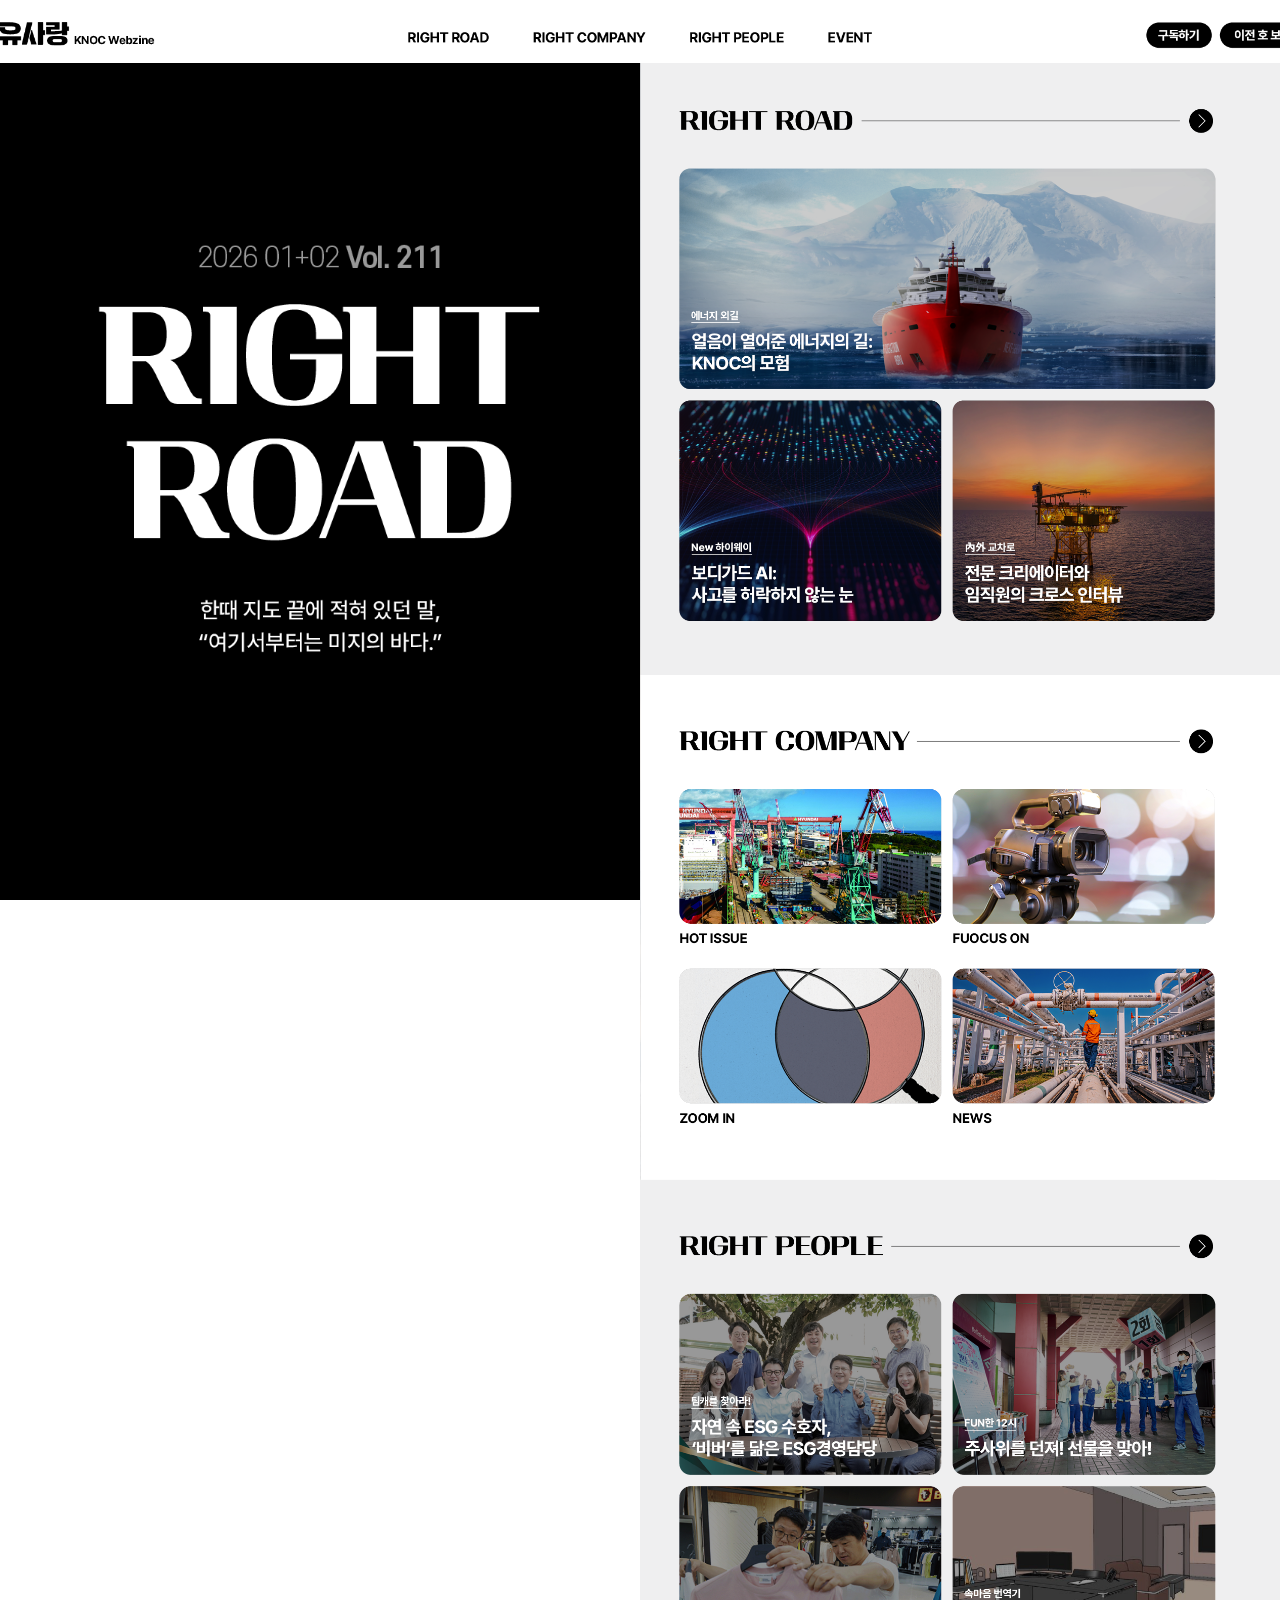
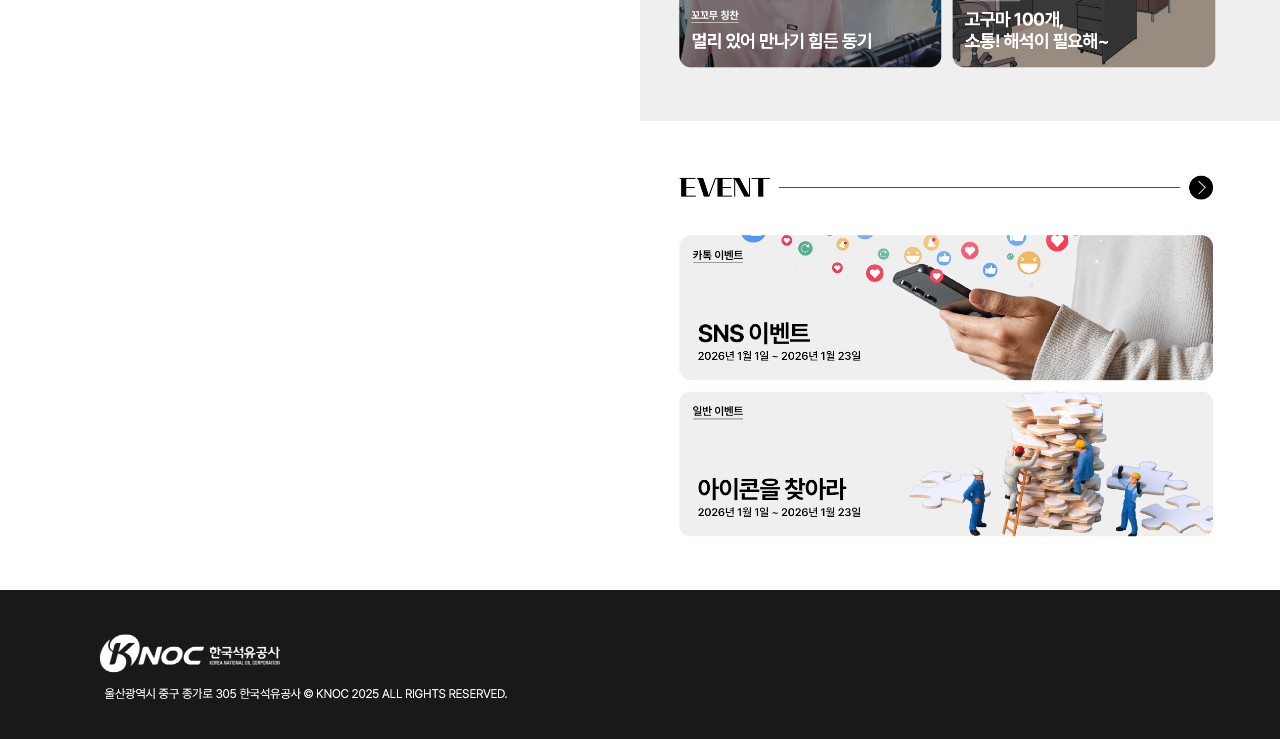
<file: index.html>
<!DOCTYPE html>
<html lang="ko">
<head>
    <meta charset="UTF-8">
    <meta name="viewport" content="width=device-width, initial-scale=1.0">
    <title>LOVE_KNOC_2</title>
    <link rel="stylesheet" href="master2.css">
    <link href="https://unpkg.com/aos@2.3.1/dist/aos.css" rel="stylesheet">
</head>
<body>
    <div class="head2">
        <img class="head_1" src="img/head_2.png">
    </div>
    <div class="sub1">
        <iframe
            src="https://www.youtube.com/embed/fG_X-cx5Szg?autoplay=1&mute=1&controls=0&loop=1&playlist=fG_X-cx5Szg"
            title="YouTube video player"
            frameborder="0"
            allow="autoplay; fullscreen"
            allowfullscreen>
        </iframe>
    </div>

    <div class="main1">
        <div class="main1_1">
            <img class="left_1" src="img/left_1.png" alt="">
        </div>
        <div class="main1_2">
            <div class="right_1">
                <img data-aos="fade-up" data-aos-duration="3000" class="right1_1" src="img/right_1.png" alt="">
            </div>
            <div class="right_2">
                <img data-aos="fade-up" data-aos-duration="3000" class="right1_1" src="img/right_2.png" alt="">
            </div>
            <div class="right_1">
                <img data-aos="fade-up" data-aos-duration="3000" class="right1_1" src="img/right_3.png" alt="">
            </div>
            <div class="right_2">
                <img data-aos="fade-up" data-aos-duration="3000" class="right1_1" src="img/right_4.png" alt="">
            </div>
        </div>
    </div>






    <div class="footer">
        <img class="footer_1" src="img/main_4.png">
    </div>

    <script src="https://unpkg.com/aos@2.3.1/dist/aos.js"></script>
    <script>
      AOS.init();
    </script>
</body>

</html>
</file>
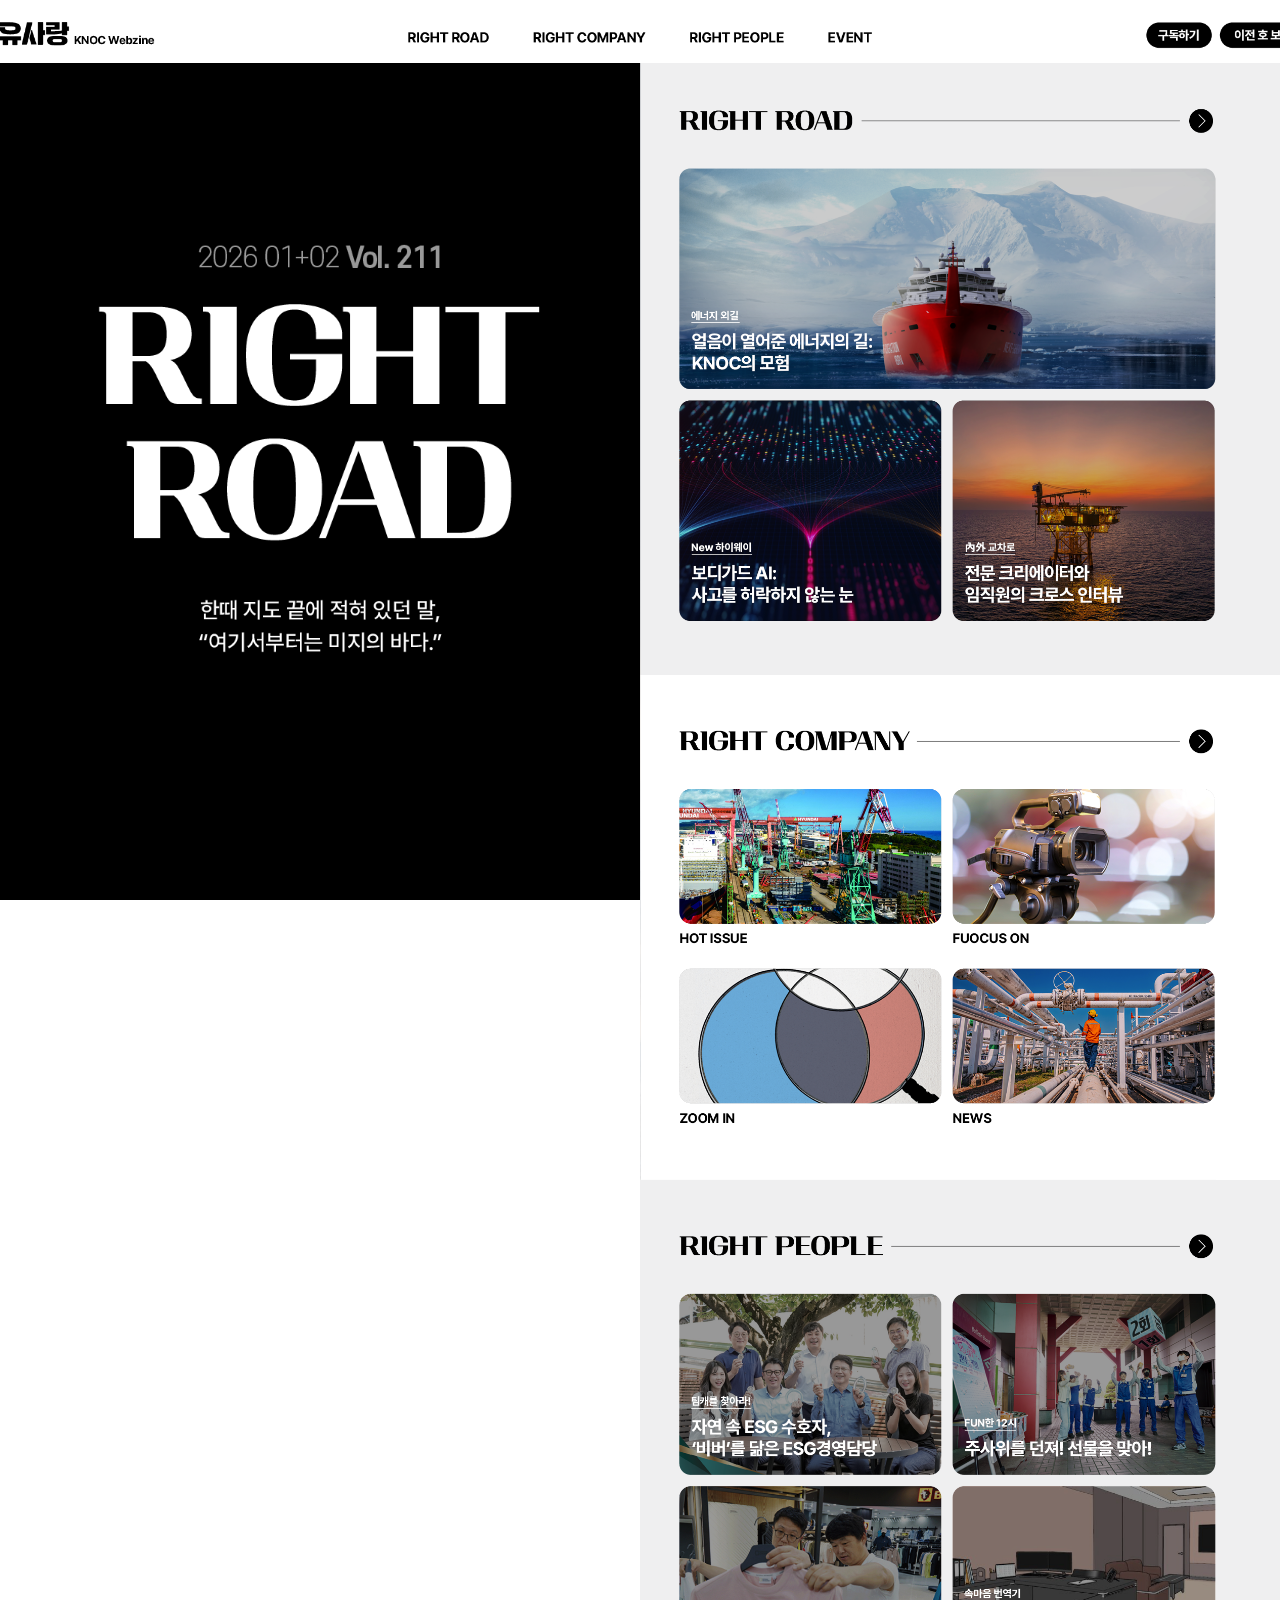
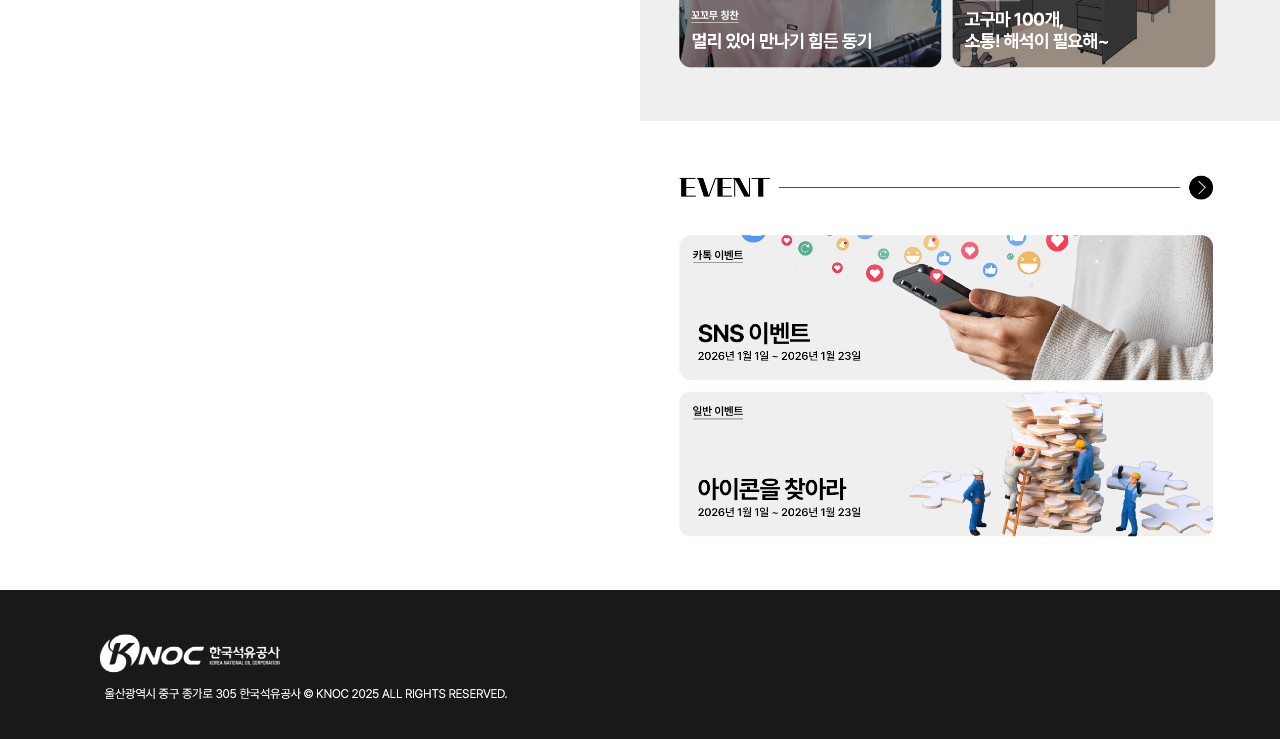
<file: main.html>
<!DOCTYPE html>
<html lang="ko">
<head>
    <meta charset="UTF-8">
    <meta name="viewport" content="width=device-width, initial-scale=1.0">
    <title>LOVE_KNOC_2</title>
    <link rel="stylesheet" href="master2.css">
</head>
<body>
    <div class="head2">
        <img class="head_1" src="img/head_2.png">
    </div>
    <div class="sub1">
        <iframe
            src="https://www.youtube.com/embed/fG_X-cx5Szg?autoplay=1&mute=1&controls=0&loop=1&playlist=fG_X-cx5Szg"
            title="YouTube video player"
            frameborder="0"
            allow="autoplay; fullscreen"
            allowfullscreen>
        </iframe>
    </div>

    <div class="main1">
        <div class="main1_1">
            <img class="left_1" src="img/left_1.png" alt="">
        </div>
        <div class="main1_2">
            <div class="right_1">
                <img class="right1_1" src="img/right_1.png" alt="">
            </div>
            <div class="right_2">
                <img class="right1_1" src="img/right_2.png" alt="">
            </div>
            <div class="right_1">
                <img class="right1_1" src="img/right_3.png" alt="">
            </div>
            <div class="right_2">
                <img class="right1_1" src="img/right_4.png" alt="">
            </div>
        </div>
    </div>






    <div class="footer">
        <img class="footer_1" src="img/main_4.png">
    </div>
</body>
</html>
</file>
<file: master2.css>
*{
    margin: 0;
    padding: 0;
    text-decoration: none;
    list-style-type: none;
    box-sizing: border-box;
}
.head{
    width: 100%;
    display: flex;
    justify-content: center;
    overflow: hidden;
    position: fixed;
    top: 0;
    z-index: 2;
}
.head2{
    width: 100%;
    display: flex;
    justify-content: center;
    overflow: hidden;
    position: fixed;
    top: 0;
    z-index: 2;
    background: #fff;
}
.head3{
    width: 100%;
    display: flex;
    justify-content: center;
    overflow: hidden;
    position: fixed;
    top: 0;
    z-index: 2;
}
.head_1{
    width: 100%;
    max-width: 1920px;
    min-width: 1500px;
}

.sub1{
    width: 100%;
    height: 100vh;
    position: fixed;
    overflow: hidden;
    top: 0;
    z-index: -1;
    filter: brightness(80%);
    background-color: black;
}
.sub1 iframe {
    position: absolute;
    top: 50%;
    left: 50%;

    width: 100vw;
    height: 56.25vw; /* 9 / 16 */

    min-width: 177.77vh;
    min-height: 100vh;

    transform: translate(-50%, -50%);
    pointer-events: none; 
}

.main1{
    width: 100%;
    display: flex;

}
.main1_1{
    width: 50%;
    display: flex;
    justify-content: center;
    position: relative;
}
.main1_2{
    width: 50%;
}

.left_1{
    width: 90%;
    max-width: 481px;
    object-fit: contain;
    position: fixed;
    top: 50%;
    transform: translateY(-50%);
}

.right_1{
    width: 100%;
    display: flex;
    justify-content: left;
    background-color: #efeff0;
}
.right_2{
    width: 100%;
    display: flex;
    justify-content: left;
    background-color: #fff;
}

.right1_1{
    width: 90%;
    object-fit: contain;
    max-width: 854px;
}






.footer{
    width: 100%;
    display: flex;
    justify-content: center;
    background-color: #1a1918;
}
.footer_1{
    width: 100%;
    max-width: 1920px;
}
</file>
